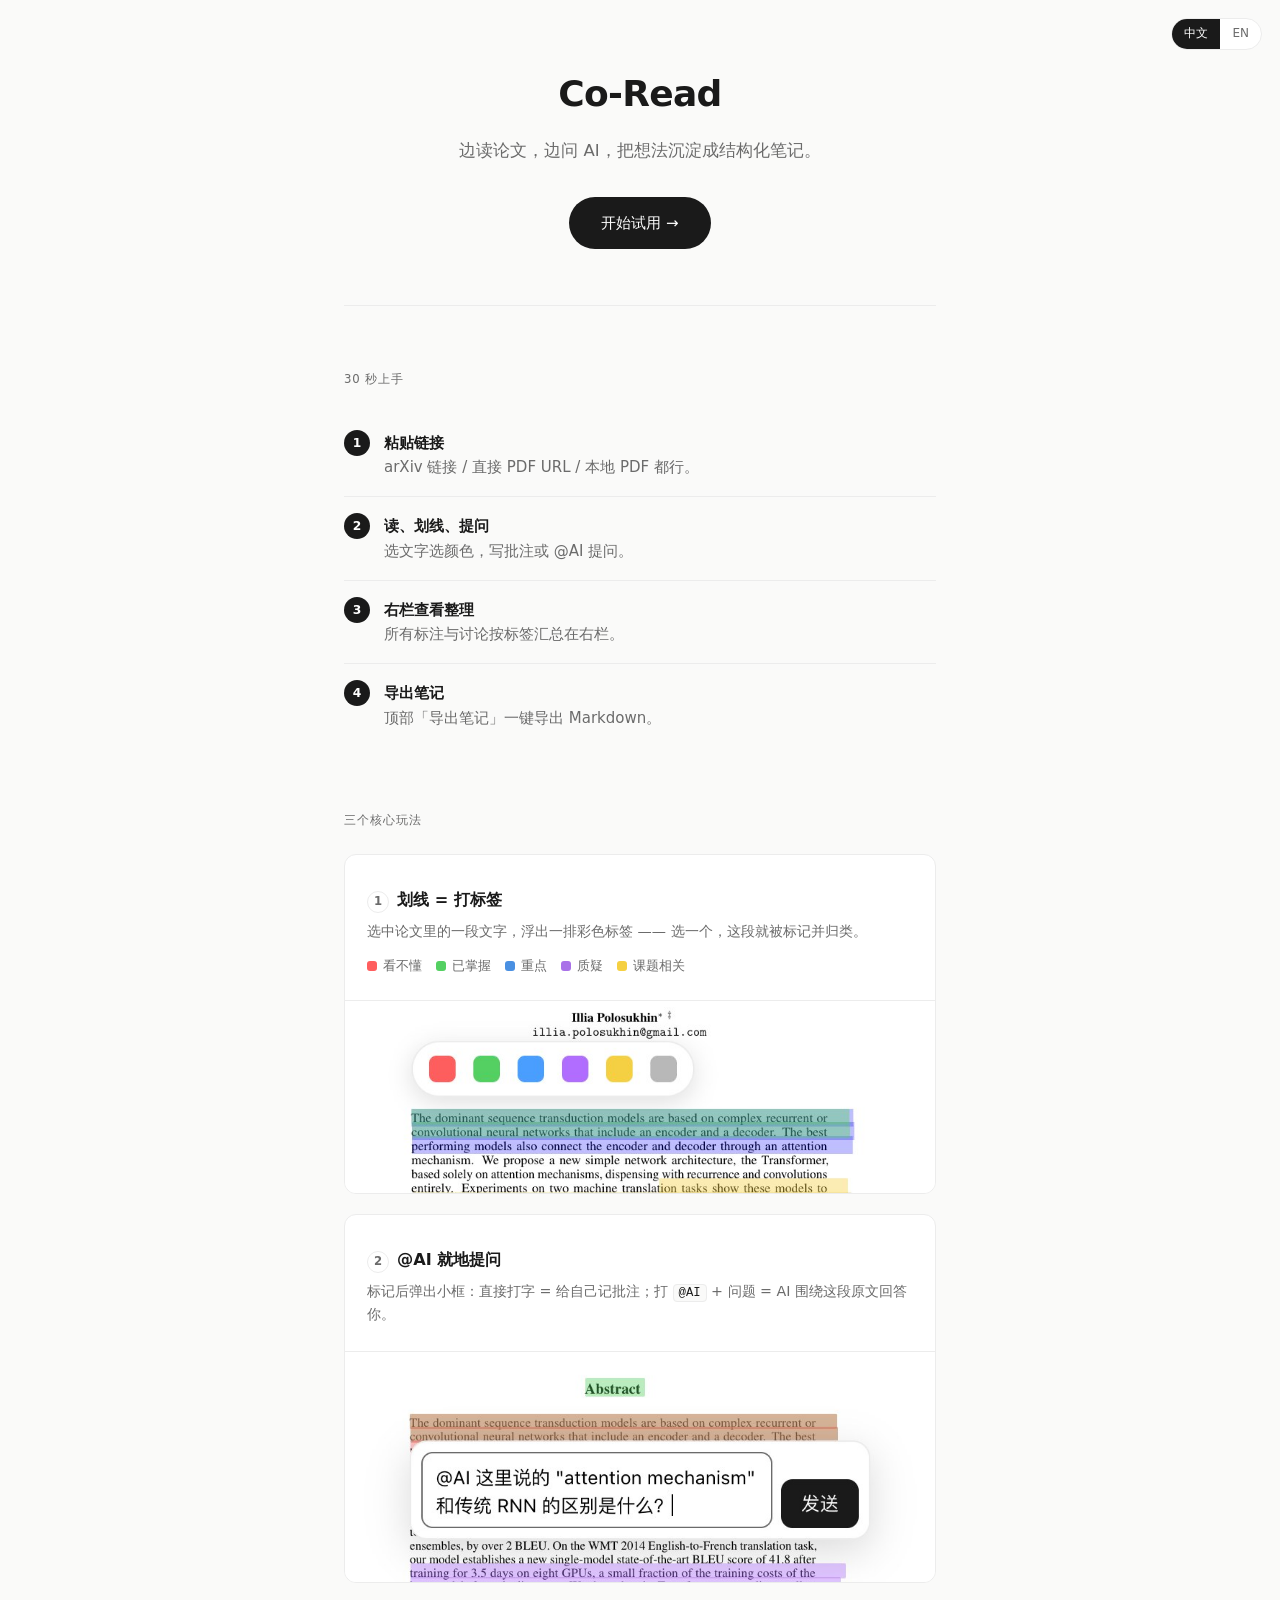
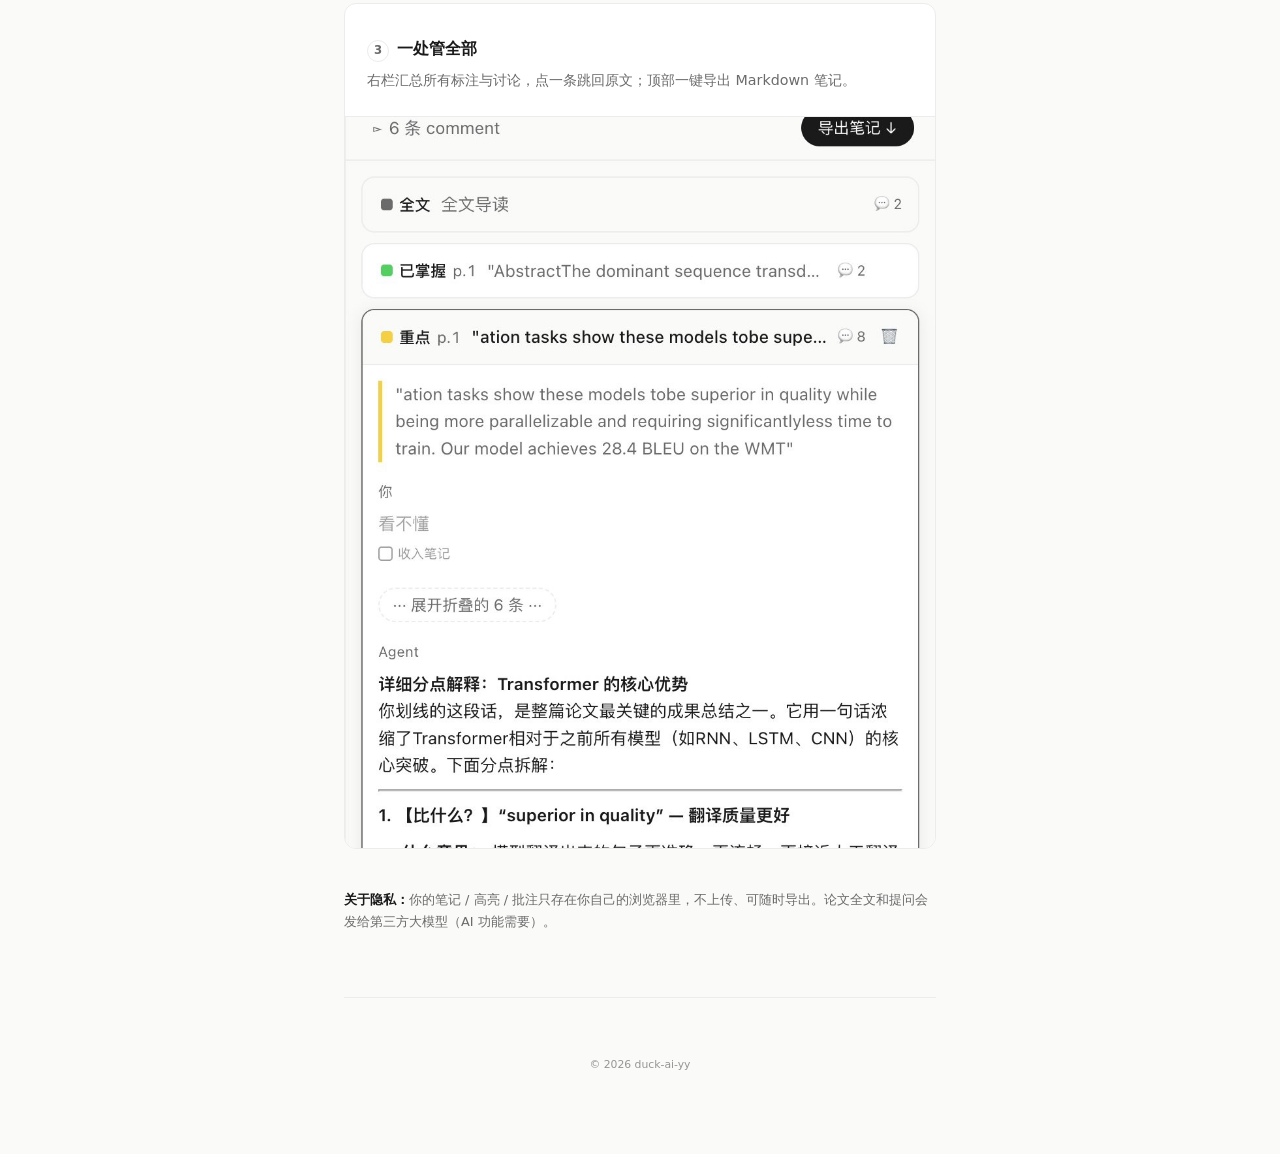
<file: guide.html>
<!DOCTYPE html>
<html lang="zh">
<head>
<meta charset="UTF-8">
<meta name="viewport" content="width=device-width, initial-scale=1.0">
<title>Co-Read · 试用引导</title>
<link rel="icon" href="data:image/svg+xml,%3Csvg xmlns='http://www.w3.org/2000/svg' viewBox='0 0 16 16'%3E%3Ctext y='14' font-size='14'%3EC%3C/text%3E%3C/svg%3E">
<style>
  :root {
    --bg: #fafaf9;
    --surface: #ffffff;
    --ink: #1a1a1a;
    --ink-soft: #6b6b6b;
    --line: #ececec;
    --accent: #1a1a1a;
    --radius: 12px;
  }
  * { box-sizing: border-box; margin: 0; padding: 0; }
  html, body {
    font-family: -apple-system, BlinkMacSystemFont, "Inter", "PingFang SC", system-ui, sans-serif;
    font-size: 15px;
    line-height: 1.65;
    color: var(--ink);
    background: var(--bg);
    -webkit-font-smoothing: antialiased;
  }

  .page {
    max-width: 640px;
    margin: 0 auto;
    padding: 64px 24px 80px;
  }

  /* ===== Hero ===== */
  .hero { text-align: center; padding-bottom: 56px; border-bottom: 1px solid var(--line); }
  .brand {
    font-size: 2.4rem;
    font-weight: 600;
    letter-spacing: -0.02em;
    margin-bottom: 14px;
  }
  .lede {
    color: var(--ink-soft);
    font-size: 1.1rem;
    max-width: 420px;
    margin: 0 auto 32px;
  }

  /* ===== 主按钮 ===== */
  .cta {
    display: inline-block;
    background: var(--accent);
    color: #fff;
    text-decoration: none;
    font-size: 1rem;
    font-weight: 500;
    padding: 14px 32px;
    border-radius: 999px;
    transition: filter 0.15s;
  }
  .cta:hover { filter: brightness(1.35); }

  /* ===== 段落标题 ===== */
  .section-label {
    font-size: 0.78rem;
    letter-spacing: 0.08em;
    text-transform: uppercase;
    color: var(--ink-soft);
    margin: 64px 0 24px;
  }

  /* ===== 玩法卡片 ===== */
  .feature {
    background: var(--surface);
    border: 1px solid var(--line);
    border-radius: var(--radius);
    overflow: hidden;
    margin-bottom: 20px;
  }
  .feature figure { background: var(--bg); border-top: 1px solid var(--line); }
  .feature img { display: block; width: 100%; height: auto; }
  .feature .body { padding: 32px 22px 24px; }
  .feature h3 {
    font-size: 1.08rem;
    font-weight: 600;
    margin-bottom: 6px;
    display: flex;
    align-items: baseline;
    gap: 8px;
  }
  .feature h3 .num {
    flex: 0 0 auto;
    font-size: 0.78rem;
    font-weight: 600;
    color: var(--ink-soft);
    border: 1px solid var(--line);
    border-radius: 999px;
    width: 22px; height: 22px;
    display: inline-flex; align-items: center; justify-content: center;
  }
  .feature p { color: var(--ink-soft); font-size: 0.95rem; }
  .feature code {
    font-family: ui-monospace, SFMono-Regular, Menlo, monospace;
    font-size: 0.86em;
    background: var(--bg);
    border: 1px solid var(--line);
    border-radius: 4px;
    padding: 1px 5px;
    color: var(--ink);
  }

  /* ===== 标签色点（玩法 1 的小注脚）===== */
  .tag-row {
    display: flex;
    flex-wrap: wrap;
    gap: 6px 14px;
    margin-top: 12px;
    font-size: 0.85rem;
    color: var(--ink-soft);
  }
  .tag-chip { display: inline-flex; align-items: center; gap: 6px; }
  .dot { width: 10px; height: 10px; border-radius: 3px; flex: 0 0 auto; }

  /* ===== 30 秒上手 ===== */
  .steps { list-style: none; counter-reset: step; }
  .steps li {
    counter-increment: step;
    display: flex;
    gap: 14px;
    padding: 16px 0;
    border-bottom: 1px solid var(--line);
  }
  .steps li:last-child { border-bottom: none; }
  .steps li::before {
    content: counter(step);
    flex: 0 0 auto;
    width: 26px; height: 26px;
    border-radius: 999px;
    background: var(--accent);
    color: #fff;
    font-size: 0.82rem;
    font-weight: 600;
    display: flex; align-items: center; justify-content: center;
  }
  .steps .step-text { padding-top: 1px; }
  .steps .step-text strong { font-weight: 600; }
  .steps .step-text span { color: var(--ink-soft); }

  /* ===== 隐私 ===== */
  .privacy {
    margin-top: 40px;
    font-size: 0.86rem;
    line-height: 1.7;
    color: var(--ink-soft);
  }
  .privacy strong { color: var(--ink); font-weight: 600; }

  /* ===== 底部 ===== */
  .foot {
    margin-top: 64px;
    padding-top: 48px;
    border-top: 1px solid var(--line);
    text-align: center;
  }
  .foot .contact {
    margin-top: 20px;
    font-size: 0.85rem;
    color: var(--ink-soft);
  }
  .foot .copyright {
    margin-top: 10px;
    font-size: 0.72rem;
    color: var(--ink-soft);
    opacity: 0.7;
  }

  /* ===== 语言切换 ===== */
  .lang-switch {
    position: fixed;
    top: 18px;
    right: 18px;
    z-index: 10;
    display: flex;
    border: 1px solid var(--line);
    border-radius: 999px;
    background: var(--surface);
    overflow: hidden;
    font-size: 0.8rem;
  }
  .lang-switch button {
    border: none;
    background: transparent;
    color: var(--ink-soft);
    padding: 5px 12px;
    cursor: pointer;
    font: inherit;
    transition: background 0.15s, color 0.15s;
  }
  .lang-switch button.active {
    background: var(--accent);
    color: #fff;
  }

  @media (max-width: 480px) {
    .page { padding: 48px 18px 64px; }
    .brand { font-size: 2rem; }
  }
</style>
</head>
<body>

<div class="lang-switch">
  <button id="lang-zh" type="button">中文</button>
  <button id="lang-en" type="button">EN</button>
</div>

<div class="page">

  <!-- Hero -->
  <header class="hero">
    <div class="brand">Co-Read</div>
    <p class="lede" data-i18n="lede"></p>
    <a class="cta" href="https://co-read-web.onrender.com/" data-i18n="cta"></a>
  </header>

  <!-- 30 秒上手 -->
  <div class="section-label" data-i18n="quickstart"></div>
  <ol class="steps">
    <li><div class="step-text"><strong data-i18n="step1t"></strong><br><span data-i18n="step1d"></span></div></li>
    <li><div class="step-text"><strong data-i18n="step2t"></strong><br><span data-i18n="step2d"></span></div></li>
    <li><div class="step-text"><strong data-i18n="step3t"></strong><br><span data-i18n="step3d"></span></div></li>
    <li><div class="step-text"><strong data-i18n="step4t"></strong><br><span data-i18n="step4d"></span></div></li>
  </ol>

  <!-- 三个核心玩法 -->
  <div class="section-label" data-i18n="features"></div>

  <article class="feature">
    <div class="body">
      <h3><span class="num">1</span><span data-i18n="f1t"></span></h3>
      <p data-i18n="f1d"></p>
      <div class="tag-row">
        <span class="tag-chip"><span class="dot" style="background:#ff5e5e"></span><span data-i18n="tag1"></span></span>
        <span class="tag-chip"><span class="dot" style="background:#54d062"></span><span data-i18n="tag2"></span></span>
        <span class="tag-chip"><span class="dot" style="background:#4a90e2"></span><span data-i18n="tag3"></span></span>
        <span class="tag-chip"><span class="dot" style="background:#a972e8"></span><span data-i18n="tag4"></span></span>
        <span class="tag-chip"><span class="dot" style="background:#f5d042"></span><span data-i18n="tag5"></span></span>
      </div>
    </div>
    <figure>
      <img src="/guide-assets/theme1-palette.jpeg" data-i18n-alt="f1alt" alt="">
    </figure>
  </article>

  <article class="feature">
    <div class="body">
      <h3><span class="num">2</span><span data-i18n="f2t"></span></h3>
      <p><span data-i18n="f2d_a"></span><code>@AI</code><span data-i18n="f2d_b"></span></p>
    </div>
    <figure>
      <img src="/guide-assets/theme2-compose.jpeg" data-i18n-alt="f2alt" alt="">
    </figure>
  </article>

  <article class="feature">
    <div class="body">
      <h3><span class="num">3</span><span data-i18n="f3t"></span></h3>
      <p data-i18n="f3d"></p>
    </div>
    <figure>
      <img src="/guide-assets/theme3-panel.jpeg" data-i18n-alt="f3alt" alt="">
    </figure>
  </article>

  <!-- 隐私 -->
  <div class="privacy">
    <strong data-i18n="privacyt"></strong><span data-i18n="privacyd"></span>
  </div>

  <!-- 底部 -->
  <footer class="foot">
    <p class="copyright">© 2026 duck-ai-yy</p>
  </footer>

</div>

<script>
  const I18N = {
    zh: {
      title: "Co-Read · 试用引导",
      lede: "边读论文，边问 AI，把想法沉淀成结构化笔记。",
      cta: "开始试用 →",
      quickstart: "30 秒上手",
      step1t: "粘贴链接", step1d: "arXiv 链接 / 直接 PDF URL / 本地 PDF 都行。",
      step2t: "读、划线、提问", step2d: "选文字选颜色，写批注或 @AI 提问。",
      step3t: "右栏查看整理", step3d: "所有标注与讨论按标签汇总在右栏。",
      step4t: "导出笔记", step4d: "顶部「导出笔记」一键导出 Markdown。",
      features: "三个核心玩法",
      f1t: "划线 = 打标签",
      f1d: "选中论文里的一段文字，浮出一排彩色标签 —— 选一个，这段就被标记并归类。",
      f1alt: "选中论文文字后浮出的彩色标签色板",
      tag1: "看不懂", tag2: "已掌握", tag3: "重点", tag4: "质疑", tag5: "课题相关",
      f2t: "@AI 就地提问",
      f2d_a: "标记后弹出小框：直接打字 = 给自己记批注；打 ",
      f2d_b: " + 问题 = AI 围绕这段原文回答你。",
      f2alt: "标记后弹出的批注框，输入 @AI 即可提问",
      f3t: "一处管全部",
      f3d: "右栏汇总所有标注与讨论，点一条跳回原文；顶部一键导出 Markdown 笔记。",
      f3alt: "右栏汇总所有标注与讨论的列表",
      privacyt: "关于隐私：",
      privacyd: "你的笔记 / 高亮 / 批注只存在你自己的浏览器里，不上传、可随时导出。论文全文和提问会发给第三方大模型（AI 功能需要）。"
    },
    en: {
      title: "Co-Read · Getting Started",
      lede: "Read papers, ask the AI as you go, and turn ideas into structured notes.",
      cta: "Start trying it →",
      quickstart: "Up and running in 30 seconds",
      step1t: "Paste a link", step1d: "An arXiv link, a direct PDF URL, or a local PDF — all work.",
      step2t: "Read, highlight, ask", step2d: "Select text, pick a color, write a note or ask with @AI.",
      step3t: "Review in the right panel", step3d: "Every annotation and discussion is grouped by tag in the right panel.",
      step4t: "Export your notes", step4d: "Hit “Export Notes” at the top to export Markdown in one click.",
      features: "Three core features",
      f1t: "Highlight = tag",
      f1d: "Select a passage in the paper and a row of colored tags appears — pick one, and the passage is marked and categorized.",
      f1alt: "Colored tag palette that pops up after selecting text in the paper",
      tag1: "Don't get it", tag2: "Got it", tag3: "Key point", tag4: "Questionable", tag5: "Topic-related",
      f2t: "Ask @AI in place",
      f2d_a: "After tagging, a small box pops up: just type = a note for yourself; type ",
      f2d_b: " + a question = the AI answers it based on that passage.",
      f2alt: "Annotation box that pops up after tagging; type @AI to ask",
      f3t: "Everything in one place",
      f3d: "The right panel aggregates every annotation and discussion; click an entry to jump back to the source. Export Markdown notes in one click from the top.",
      f3alt: "The right panel listing all annotations and discussions",
      privacyt: "About privacy: ",
      privacyd: "Your notes / highlights / annotations live only in your own browser — never uploaded, exportable anytime. The full paper text and your questions are sent to a third-party large language model (required for the AI features)."
    }
  };

  function applyLang(lang) {
    const dict = I18N[lang] || I18N.zh;
    document.documentElement.lang = lang === "en" ? "en" : "zh";
    document.title = dict.title;
    document.querySelectorAll("[data-i18n]").forEach(el => {
      const v = dict[el.dataset.i18n];
      if (v != null) el.textContent = v;
    });
    document.querySelectorAll("[data-i18n-alt]").forEach(el => {
      const v = dict[el.dataset.i18nAlt];
      if (v != null) el.alt = v;
    });
    document.getElementById("lang-zh").classList.toggle("active", lang !== "en");
    document.getElementById("lang-en").classList.toggle("active", lang === "en");
  }

  function setLang(lang) {
    try { localStorage.setItem("coread_lang", lang); } catch (e) {}
    applyLang(lang);
  }

  let initial = "zh";
  try {
    const saved = localStorage.getItem("coread_lang");
    if (saved === "en" || saved === "zh") initial = saved;
  } catch (e) {}

  document.getElementById("lang-zh").addEventListener("click", () => setLang("zh"));
  document.getElementById("lang-en").addEventListener("click", () => setLang("en"));
  applyLang(initial);
</script>

</body>
</html>
</file>
